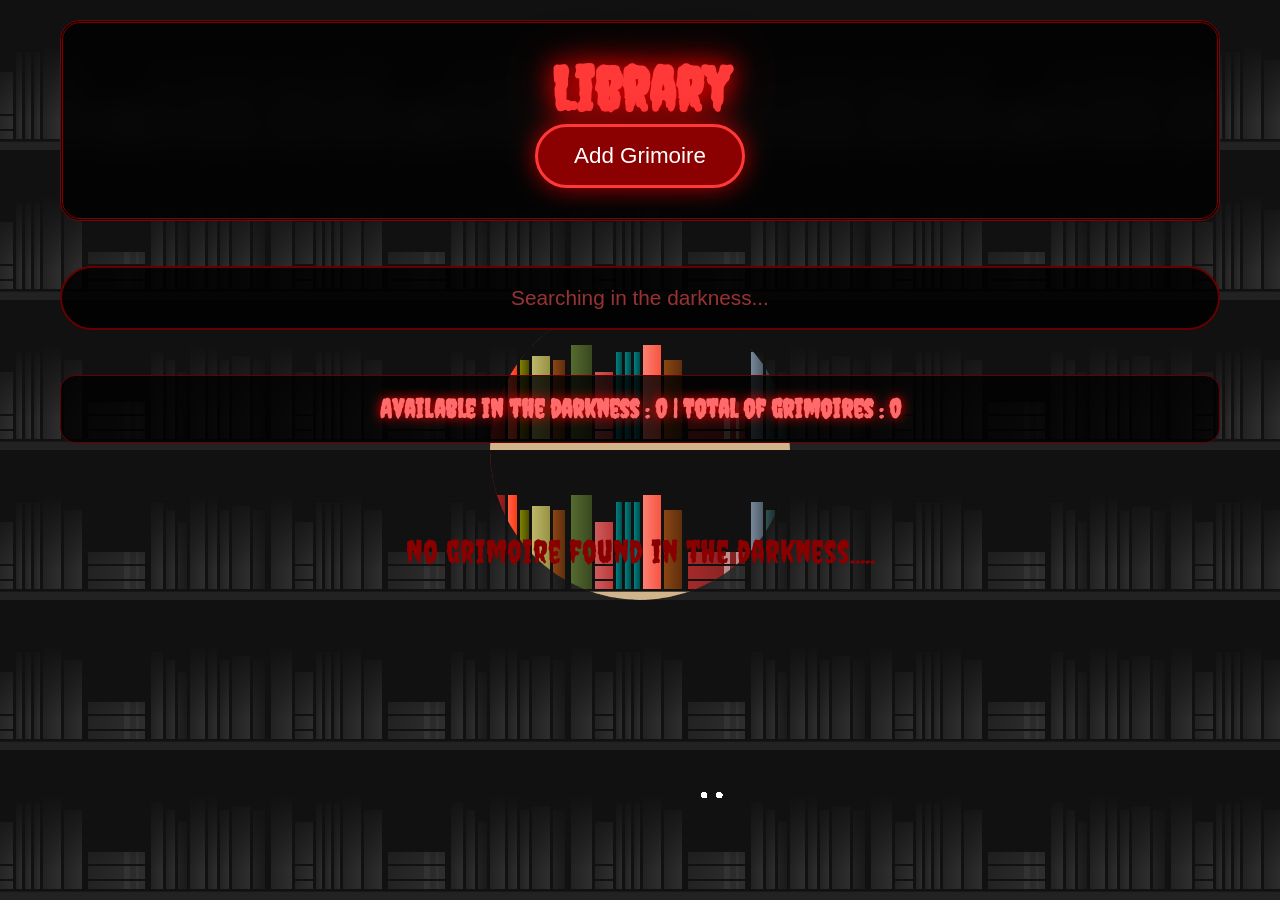
<file: alae-maghchich-portfolio/library/index.html>
<!DOCTYPE html>
<html lang="fr">
<head>
    <meta charset="UTF-8">
    <meta name="viewport" content="width=device-width, initial-scale=1.0">
    <title>Cursed Library</title>
    <link href="https://fonts.googleapis.com/css2?family=Creepster&display=swap" rel="stylesheet">
    <link rel="stylesheet" href="style.css">
    <link rel="shortcut icon" href="img/0cd44ea6-b636-43eb-b57e-28b4843c6c95.png" type="image/x-icon">
</head>
<body>

    
<div class="container">
    <div class="content">
        <header>
            <h1>Library</h1>
            <button id="ajouter"> Add Grimoire</button>
        </header>

        <input type="text" id="search" placeholder="Searching in the darkness...">

        <h3 id="statistic"></h3>

        <div id="listeslivres"></div>
    </div>
</div>


<script src="main.js"></script>
</body>
</html>
</file>
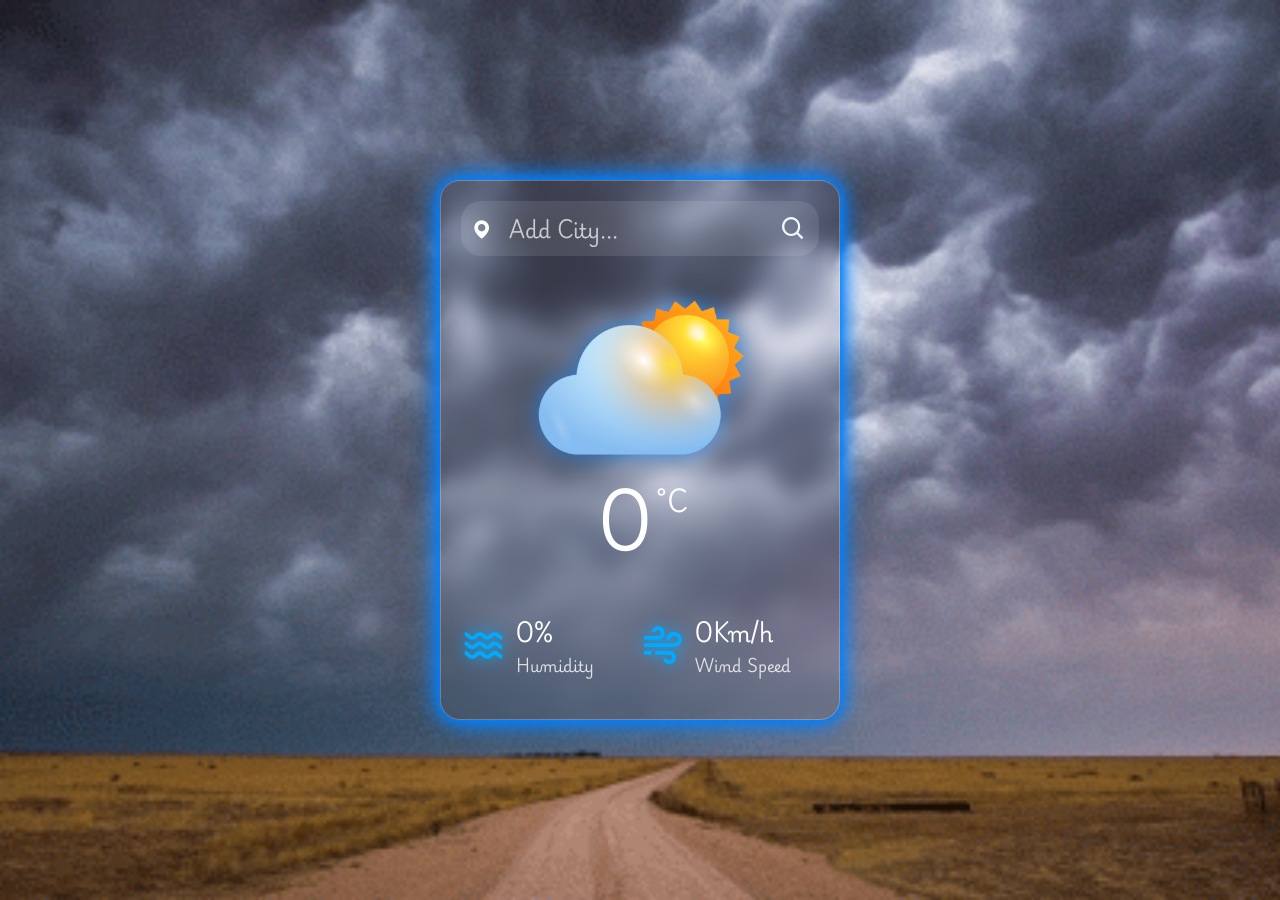
<file: alae-maghchich-portfolio/mini-project-api/prototype meteo/index.html>
<!DOCTYPE html>
<html lang="en">
<head>
  <meta charset="UTF-8">
  <meta name="viewport" content="width=device-width, initial-scale=1.0">
  <title>Prototype Meteo</title>
  <link rel="stylesheet" href="style.css">
  <link rel="stylesheet" href="https://unpkg.com/boxicons@2.1.4/css/boxicons.min.css">
  <link rel="shortcut icon" href="assist/c.png" type="image/x-icon">
</head>
<body background="assist/cloud.gif" class="bg">
  <div class="container">
    <div class="search">
      <i class='bx bxs-map'></i>
      <input type="text" placeholder="Add city...">
      <button type="button" class="bx bx-search"></button>
    </div>

    <div class="wetherbox">
      <div class="box">
            <img src="assist/cloud.png" alt="weather">
            <p class="temp">0<span>°C</span></p>
            <p class="description"></p>
      </div>
    </div>

    <div class="details">
      <div class="humi">
        <i class='bx bx-water'></i>
        <div class="text">
          <div>
            <span>0%</span>
          </div>
          <p>Humidity</p>
        </div>
      </div>

      <div class="wind">
        <i class='bx bx-wind'></i>
        <div class="text">
          <div class="infowind">
            <span>0Km/h</span>
          </div>
          <p>Wind Speed</p>
        </div>
      </div>
    </div>
  </div>

  <script src="script.js"></script>
</body>
</html>
</file>
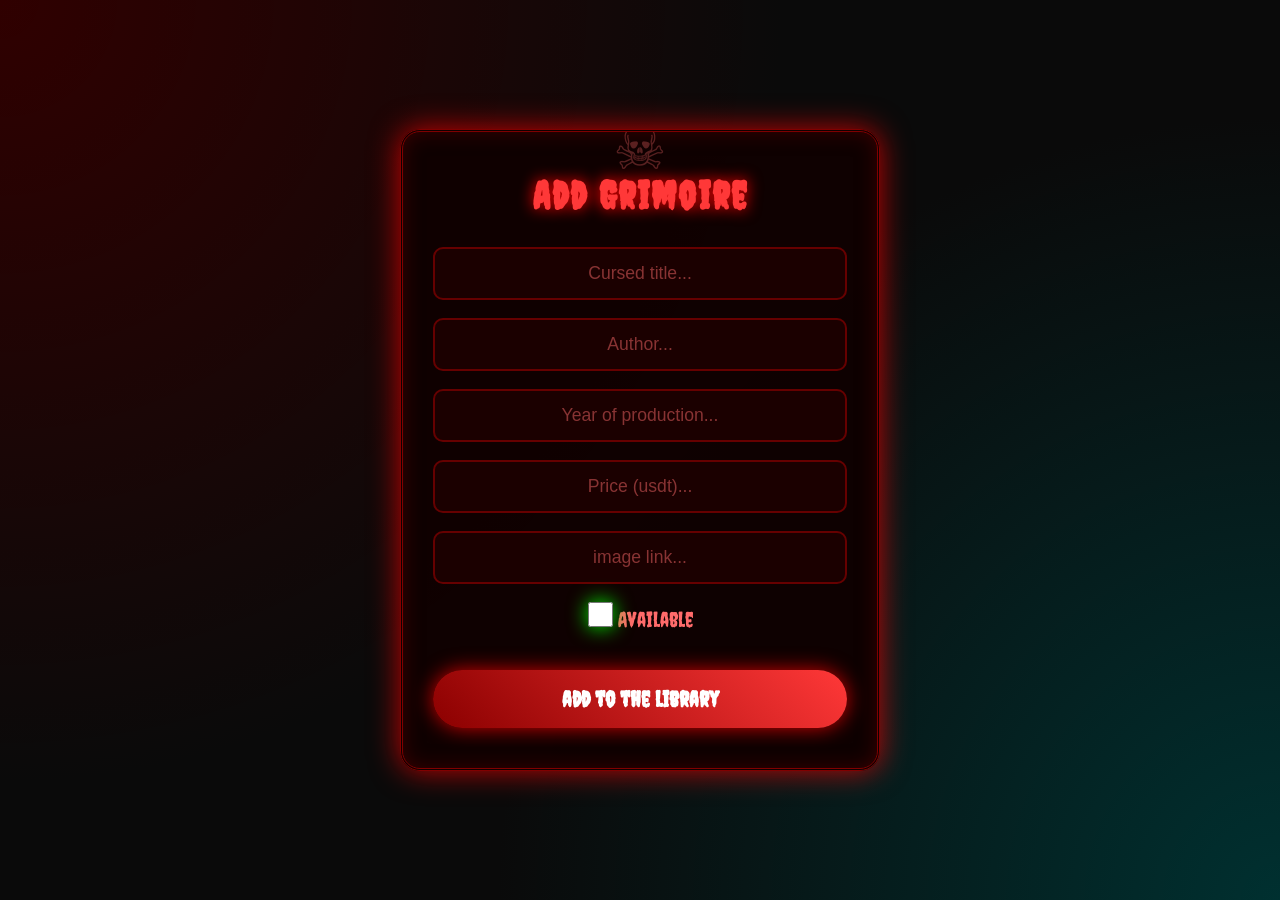
<file: alae-maghchich-portfolio/library/ajouter.html>
<!DOCTYPE html>
<html lang="fr">
<head>
    <meta charset="UTF-8">
    <meta name="viewport" content="width=device-width, initial-scale=1.0">
    <title>add Grimoire</title>
    <link href="https://fonts.googleapis.com/css2?family=Creepster&display=swap" rel="stylesheet">
<link rel="stylesheet" href="ajouter.css">
<link rel="shortcut icon" href="img/0cd44ea6-b636-43eb-b57e-28b4843c6c95.png" type="image/x-icon">
</head>
<body>

<main>
    
    <h2>Add Grimoire</h2>

    
    <form id="formLivre">
      
        <input type="text" id="titre" placeholder="Cursed title..." required>
        
        <input type="text" id="auteur" placeholder="Author..." required>
        
        <input type="text" id="annee" placeholder="Year of production..." min="0" required>
        
        <input type="text" id="prix" placeholder="Price (usdt)..." min="0" step="0.1" required>
        
        <input type="url" id="image" placeholder="image link..." required>
        
        <label for="disponible">
            <input type="checkbox" id="disponible"> Available
        </label>
        
        <button type="submit">add to the library</button>
    </form>
</main>

<script src="ajouter.js"></script>

</body>
</html>
</file>
<file: alae-maghchich-portfolio/library/style.css>
* { margin: 0; padding: 0; box-sizing: border-box; }
        body {
            font-family: 'Creepster', 'Segoe UI', cursive, sans-serif;
            color: #f0f0f0;
            height: 100vh;
            background: #000;
        }

        
        .content::-webkit-scrollbar { width: 12px; }
        .content::-webkit-scrollbar-track { background: #111; border-left: 1px solid #333; }
        .content::-webkit-scrollbar-thumb {
            background: #8B0000; 
            border-radius: 6px;
            border: 2px solid #111;
        }
        .content::-webkit-scrollbar-thumb:hover { background: #ff3838; }

        .container {
            --color-0: #fff; --color-1: #111; --color-2: #222; --color-3: #333; --color-4: #2e2e2e;
            --color-5: #d2b48c; --color-6: #c42222; --color-7: #871a1a; --color-8: #ff6347; --color-9: #ff3814;

            position: fixed;
            inset: 0;
            background-color: var(--color-1);
            background-image: 
                linear-gradient(to top, var(--color-2) 5%, var(--color-1) 6%, var(--color-1) 7%, transparent 7%),
                linear-gradient(to bottom, var(--color-1) 30%, transparent 80%),
                linear-gradient(to right, var(--color-2), var(--color-4) 5%, transparent 5%),
                linear-gradient(to right, transparent 6%, var(--color-2) 6%, var(--color-4) 9%, transparent 9%),
                linear-gradient(to right, transparent 27%, var(--color-2) 27%, var(--color-4) 34%, transparent 34%),
                linear-gradient(to right, transparent 51%, var(--color-2) 51%, var(--color-4) 57%, transparent 57%),
                linear-gradient(to bottom, var(--color-1) 35%, transparent 35%),
                linear-gradient(to right, transparent 42%, var(--color-2) 42%, var(--color-4) 44%, transparent 44%),
                linear-gradient(to right, transparent 45%, var(--color-2) 45%, var(--color-4) 47%, transparent 47%),
                linear-gradient(to right, transparent 48%, var(--color-2) 48%, var(--color-4) 50%, transparent 50%),
                linear-gradient(to right, transparent 87%, var(--color-2) 87%, var(--color-4) 91%, transparent 91%),
                linear-gradient(to bottom, var(--color-1) 37.5%, transparent 37.5%),
                linear-gradient(to right, transparent 14%, var(--color-2) 14%, var(--color-4) 20%, transparent 20%),
                linear-gradient(to bottom, var(--color-1) 40%, transparent 40%),
                linear-gradient(to right, transparent 10%, var(--color-2) 10%, var(--color-4) 13%, transparent 13%),
                linear-gradient(to right, transparent 21%, var(--color-2) 21%, #1a1a1a 25%, transparent 25%),
                linear-gradient(to right, transparent 58%, var(--color-2) 58%, var(--color-4) 64%, transparent 64%),
                linear-gradient(to right, transparent 92%, var(--color-2) 92%, var(--color-4) 95%, transparent 95%),
                linear-gradient(to bottom, var(--color-1) 48%, transparent 48%),
                linear-gradient(to right, transparent 96%, var(--color-2) 96%, #1a1a1a 99%, transparent 99%),
                linear-gradient(to bottom, transparent 68.5%, transparent 76%, var(--color-1) 76%, var(--color-1) 77.5%, transparent 77.5%, transparent 86%, var(--color-1) 86%, var(--color-1) 87.5%, transparent 87.5%),
                linear-gradient(to right, transparent 35%, var(--color-2) 35%, var(--color-4) 41%, transparent 41%),
                linear-gradient(to bottom, var(--color-1) 68%, transparent 68%),
                linear-gradient(to right, transparent 78%, var(--color-3) 78%, var(--color-3) 80%, transparent 80%, transparent 82%, var(--color-3) 82%, var(--color-3) 83%, transparent 83%),
                linear-gradient(to right, transparent 66%, var(--color-2) 66%, var(--color-4) 85%, transparent 85%);
            background-size: 300px 150px;
            background-position: center bottom;
            pointer-events: none;
            z-index: 0;
        }

        .container::before {
            content: "";
            position: fixed;
            inset: 0;
            background-color: var(--color-1);
            background-image: 
                linear-gradient(to top, var(--color-5) 5%, var(--color-1) 6%, var(--color-1) 7%, transparent 7%),
                linear-gradient(to bottom, var(--color-1) 30%, transparent 30%),
                linear-gradient(to right, var(--color-6), var(--color-7) 5%, transparent 5%),
                linear-gradient(to right, transparent 6%, var(--color-8) 6%, var(--color-9) 9%, transparent 9%),
                linear-gradient(to right, transparent 27%, #556b2f 27%, #39481f 34%, transparent 34%),
                linear-gradient(to right, transparent 51%, #fa8072 51%, #f85441 57%, transparent 57%),
                linear-gradient(to bottom, var(--color-1) 35%, transparent 35%),
                linear-gradient(to right, transparent 42%, #008080 42%, #004d4d 44%, transparent 44%),
                linear-gradient(to right, transparent 45%, #008080 45%, #004d4d 47%, transparent 47%),
                linear-gradient(to right, transparent 48%, #008080 48%, #004d4d 50%, transparent 50%),
                linear-gradient(to right, transparent 87%, #789 87%, #4f5d6a 91%, transparent 91%),
                linear-gradient(to bottom, var(--color-1) 37.5%, transparent 37.5%),
                linear-gradient(to right, transparent 14%, #bdb76b 14%, #989244 20%, transparent 20%),
                linear-gradient(to bottom, var(--color-1) 40%, transparent 40%),
                linear-gradient(to right, transparent 10%, #808000 10%, #4d4d00 13%, transparent 13%),
                linear-gradient(to right, transparent 21%, #8b4513 21%, #5e2f0d 25%, transparent 25%),
                linear-gradient(to right, transparent 58%, #8b4513 58%, #5e2f0d 64%, transparent 64%),
                linear-gradient(to right, transparent 92%, #2f4f4f 92%, #1c2f2f 95%, transparent 95%),
                linear-gradient(to bottom, var(--color-1) 48%, transparent 48%),
                linear-gradient(to right, transparent 96%, #2f4f4f 96%, #1c2f2f 99%, transparent 99%),
                linear-gradient(to bottom, transparent 68.5%, transparent 76%, var(--color-1) 76%, var(--color-1) 77.5%, transparent 77.5%, transparent 86%, var(--color-1) 86%, var(--color-1) 87.5%, transparent 87.5%),
                linear-gradient(to right, transparent 35%, #cd5c5c 35%, #bc3a3a 41%, transparent 41%),
                linear-gradient(to bottom, var(--color-1) 68%, transparent 68%),
                linear-gradient(to right, transparent 78%, #bc8f8f 78%, #bc8f8f 80%, transparent 80%, transparent 82%, #bc8f8f 82%, #bc8f8f 83%, transparent 83%),
                linear-gradient(to right, transparent 66%, #a52a2a 66%, #7c2020 85%, transparent 85%);
            background-size: 300px 150px;
            background-position: center bottom;
            clip-path: circle(150px at center center);
            animation: flashlight 20s ease infinite;
            pointer-events: none;
            z-index: 1;
        }

        .container::after {
            content: "";
            position: fixed;
            width: 25px; height: 10px;
            left: calc(50% + 59px);
            bottom: 100px;
            background-repeat: no-repeat;
            background-image: radial-gradient(circle, #fff 50%, transparent 50%),
                              radial-gradient(circle, #fff 50%, transparent 50%);
            background-size: 10px 10px;
            background-position: left center, right center;
            animation: eyes 20s infinite;
            pointer-events: none;
            z-index: 2;
        }

        @keyframes flashlight {
            0% { clip-path: circle(150px at -25% 10%); }
            38% { clip-path: circle(150px at 60% 20%); }
            39% { opacity: 1; clip-path: circle(150px at 60% 86%); }
            40% { opacity: 0; clip-path: circle(150px at 60% 86%); }
            41% { opacity: 1; clip-path: circle(150px at 60% 86%); }
            42% { opacity: 0; clip-path: circle(150px at 60% 86%); }
            54% { opacity: 0; clip-path: circle(150px at 60% 86%); }
            55% { opacity: 1; clip-path: circle(150px at 60% 86%); }
            59% { opacity: 1; clip-path: circle(150px at 60% 86%); }
            64% { clip-path: circle(150px at 45% 78%); }
            68% { clip-path: circle(150px at 85% 89%); }
            72% { clip-path: circle(150px at 60% 86%); }
            74% { clip-path: circle(150px at 60% 86%); }
            100% { clip-path: circle(150px at 150% 50%); }
        }

        @keyframes eyes {
            0%, 38% { opacity: 0; }
            39%, 41% { opacity: 1; transform: scaleY(1); }
            40% { transform: scaleY(0); background-image: radial-gradient(circle, #fff 50%, transparent 50%), radial-gradient(circle, #fff 50%, transparent 50%); }
            41% { transform: scaleY(1); background-image: radial-gradient(circle, #ff0000 50%, transparent 50%), radial-gradient(circle, #ff0000 50%, transparent 50%); filter: drop-shadow(0 0 8px #ff0000); }
            42%, 100% { opacity: 0; }
        }

        .content {
            position: relative;
            z-index: 10;
            max-width: 1200px;
            margin: 0 auto;
            padding: 20px;
            height: 100vh; 
            overflow-y: auto; 
            pointer-events: auto;
            padding-bottom: 120px;
        }

        header {
            text-align: center;
            padding: 30px 20px;
            background: rgba(0, 0, 0, 0.8);
            border-radius: 20px;
            margin-bottom: 20px;
            backdrop-filter: blur(12px);
            border: 3px double #800000;
        }

        header h1 {
            font-size: 3.8rem;
            color: #ff3838;
            text-shadow: 0 0 25px #f00, 0 0 50px #800;
        }

        #ajouter {
            background: #8B0000;
            color: white;
            border: 3px solid #ff3838;
            padding: 16px 36px;
            font-size: 1.4rem;
            border-radius: 50px;
            cursor: pointer;
            transition: all 0.4s;
            box-shadow: 0 0 25px rgba(255, 0, 0, 0.7);
        }

        #ajouter:hover {
            background: #ff3838;
            transform: scale(1.15);
            box-shadow: 0 0 40px rgba(255, 56, 56, 0.9);
        }

        #search {
            width: 100%;
            padding: 18px;
            margin: 25px 0;
            background: rgba(0, 0, 0, 0.85);
            border: 2px solid #600;
            border-radius: 50px;
            color: white;
            font-size: 1.3rem;
            text-align: center;
        }

        #search::placeholder { color: #993333; }

        #statistic {
            text-align: center;
            font-size: 1.6rem;
            color: #ff6b6b;
            background: rgba(0, 0, 0, 0.8);
            padding: 18px;
            border-radius: 15px;
            margin: 20px 0;
            text-shadow: 0 0 12px #f00;
            border: 1px solid #600;
        }

        #listeslivres {
            display: grid;
            grid-template-columns: repeat(auto-fill, minmax(300px, 1fr));
            gap: 30px;
            padding: 20px 0;
        }

        .carte {
            background: rgba(20, 0, 0, 0.95);
            border: 2px solid #800000;
            border-radius: 15px;
            overflow: hidden;
            box-shadow: 0 0 25px rgba(139, 0, 0, 0.7);
            transition: all 0.4s;
        }

        .carte:hover {
            transform: translateY(-15px) scale(1.04);
            box-shadow: 0 0 50px rgba(255, 0, 0, 0.9);
            border-color: #ff3838;
        }

        .carte img {
            width: 100%;
            height: 300px;
            object-fit: cover;
            filter: brightness(0.75) contrast(1.3);
        }

        .carte h2 {
            color: #ff6b6b;
            padding: 18px;
            font-size: 1.5rem;
            text-align: center;
            text-shadow: 0 0 10px #f00;
        }

        .carte p {
            padding: 0 18px 12px;
            color: #ddd;
            font-size: 1.05rem;
        }

        .carte p strong { color: #ff3838; }

        .carte button {
            margin: 15px;
            padding: 12px 28px;
            background: #8B0000;
            color: white;
            border: 2px solid #ff3838;
            border-radius: 50px;
            cursor: pointer;
            font-weight: bold;
            transition: 0.3s;
        }

        .carte button:hover {
            background: #ff3838;
            transform: scale(1.12);
            box-shadow: 0 0 25px #f00;
        }

        @media (max-width: 768px) {
            header h1 { font-size: 2.8rem; }
            #listeslivres { grid-template-columns: 1fr; }
        }
</file>
<file: alae-maghchich-portfolio/mini-project-api/prototype meteo/style.css>
@import url('https://fonts.googleapis.com/css2?family=Playwrite+US+Modern:wght@100..400&display=swap');

* {
  font-family: "Playwrite US Modern", cursive;
  margin: 0;
  padding: 0;
  box-sizing: border-box;
}

body {
  display: flex;
  justify-content: center;
  align-items: center;
  background-size: cover;
  min-height: 100vh;
  color: white;
  background-repeat: no-repeat;
  background-position: center;
  transition: background-image 0.5s ease-in-out;
}

.container {
  position: relative;
  width: 400px;
  height: 540px;
  backdrop-filter: blur(10px);
  border-radius: 20px;
  padding: 20px;
  border: 1px solid rgba(255, 255, 255, 0.25);
  box-shadow: 
    0 0 10px rgb(0, 128, 255),
    0 0 20px rgb(0, 128, 255),
    0 0 30px rgb(0, 128, 255);
}
.search {
  position: relative;
  width: 100%;
  height: 55px;
  background-color: rgba(255, 255, 255, 0.1);
  backdrop-filter: blur(10px);
  border-radius: 20px;
  display: flex;
  align-items: center;
}

.search i {
  position: absolute;
  left: 10px;
  font-size: 22px;
  color: #fff;
}

.search input {
  width: 100%;
  height: 100%;
  background: transparent;
  border: none;
  outline: none;
  border-radius: 20px;
  font-size: 20px;
  font-weight: 500;
  text-transform: uppercase;
  padding: 0 42px 0 48px;
  color: white;
}

.search input::placeholder {
  text-transform: capitalize;
  color: rgba(255, 255, 255, 0.7);
}

.search button {
  position: absolute;
  right: 0;
  height: 100%;
  width: 50px;
  background: transparent;
  border: none;
  outline: none;
  font-size: 28px;
  color: aliceblue;
  cursor: pointer;
  transition: 0.3s ease;
}

.search button:hover {
  color: rgb(0, 200, 255);
  transform: scale(1.1);
}

.wetherbox {
  text-align: center;
  margin: 40px 0;
}

.wetherbox img {
  width: 60%;
  filter: drop-shadow(0 0 10px rgba(0, 128, 255, 0.6));
}

.wetherbox .temp {
  position: relative;
  font-size: 65px;
  line-height: 1;
  font-weight: 700;
  margin: 20px 0 6px -30px;
}

.wetherbox .temp span {
  position: absolute;
  font-size: 25px;
  margin-left: 5px;
}

.wetherbox .description {
  font-size: 22px;
  font-weight: 500;
  text-transform: capitalize;
}

.details {
  position: absolute;
  bottom: 40px;
  left: 0;
  width: 100%;
  padding: 0 20px;
  display: flex;
  justify-content: space-between;
}

.details .humi,
.details .wind {
  display: flex;
  align-items: center;
  width: 50%;
}

.details i {
  font-size: 45px;
  margin-right: 10px;
  color: #00aaff;
  filter: drop-shadow(0 0 8px #00aaff);
}

.details span {
  display: inline-block;
  font-size: 22px;
  font-weight: 500;
}

.details p {
  font-size: 15px;
  font-weight: 500;
  color: rgba(255, 255, 255, 0.8);
}
</file>
<file: alae-maghchich-portfolio/library/ajouter.css>
* {
      margin: 0;
      padding: 0;
      box-sizing: border-box;
  }
  body {
      background: #0a0a0a;
      color: #ff6b6b;
      font-family: 'Creepster', cursive, sans-serif;
      min-height: 100vh;
      display: flex;
      align-items: center;
      justify-content: center;
      background-image: 
          radial-gradient(circle at top left, #300000 0%, transparent 50%),
          radial-gradient(circle at bottom right, #003030 0%, transparent 50%);
  }
  
  main {
      background: rgba(15, 0, 0, 0.95);
      padding: 40px 30px;
      border-radius: 20px;
      width: 90%;
      max-width: 480px;
      box-shadow: 
          0 0 30px rgba(255, 0, 0, 0.749),
          inset 0 0 20px rgba(100, 0, 0, 0.5);
      border: 3px double #800000;
      text-align: center;
      position: relative;
      overflow: hidden;
  }
  main::before {
      content: "☠";
      position: absolute;
      top: -20px;
      left: 50%;
      transform: translateX(-50%);
      font-size: 60px;
      opacity: 0.3;
      animation: float 6s ease-in-out infinite;
  }
  @keyframes float {
      0%, 100% { transform: translate(-50%, -20px); }
      50% { transform: translate(-50%, -10px); }
  }
  h2 {
      font-size: 2.4rem;
      margin-bottom: 30px;
      color: #ff3838;
      text-shadow: 0 0 15px #f00;
      letter-spacing: 2px;
  }
  form {
      display: flex;
      flex-direction: column;
      gap: 18px;
  }
  input[type="text"],
  input[type="url"] {
      padding: 14px;
      font-size: 1.1rem;
      background: rgba(30, 0, 0, 0.8);
      border: 2px solid #600;
      border-radius: 10px;
      color: #ffaaaa;
      outline: none;
      transition: all 0.3s;
      text-align: center;
  }
  input:focus {
      border-color: #ff3838;
      box-shadow: 0 0 15px rgba(255, 56, 56, 0.6);
      transform: scale(1.02);
  }
  input::placeholder {
      color: #883333;
  }
  label[for="disponible"] {
      font-size: 1.3rem;
      color: #ff6b6b;
      cursor: pointer;
  }
  #disponible {
      width: 25px;
      height: 25px;
      accent-color: #00ff00;
      filter: drop-shadow(0 0 10px #0f0);
      cursor: pointer;
  }
  button {
      margin-top: 20px;
      padding: 16px;
      font-size: 1.4rem;
      font-weight: bold;
      background: linear-gradient(45deg, #8B0000, #ff3838);
      color: white;
      border: none;
      border-radius: 50px;
      cursor: pointer;
      transition: all 0.4s;
      box-shadow: 0 0 20px rgba(255, 0, 0, 0.8);
      font-family: 'Creepster', cursive;
  }
  button:hover {
      transform: translateY(-5px) scale(1.05);
      background: linear-gradient(45deg, #ff3838, #ff0000);
      box-shadow: 0 0 40px rgba(255, 56, 56, 0.9);
      text-shadow: 0 0 10px #fff;
  }
</file>
